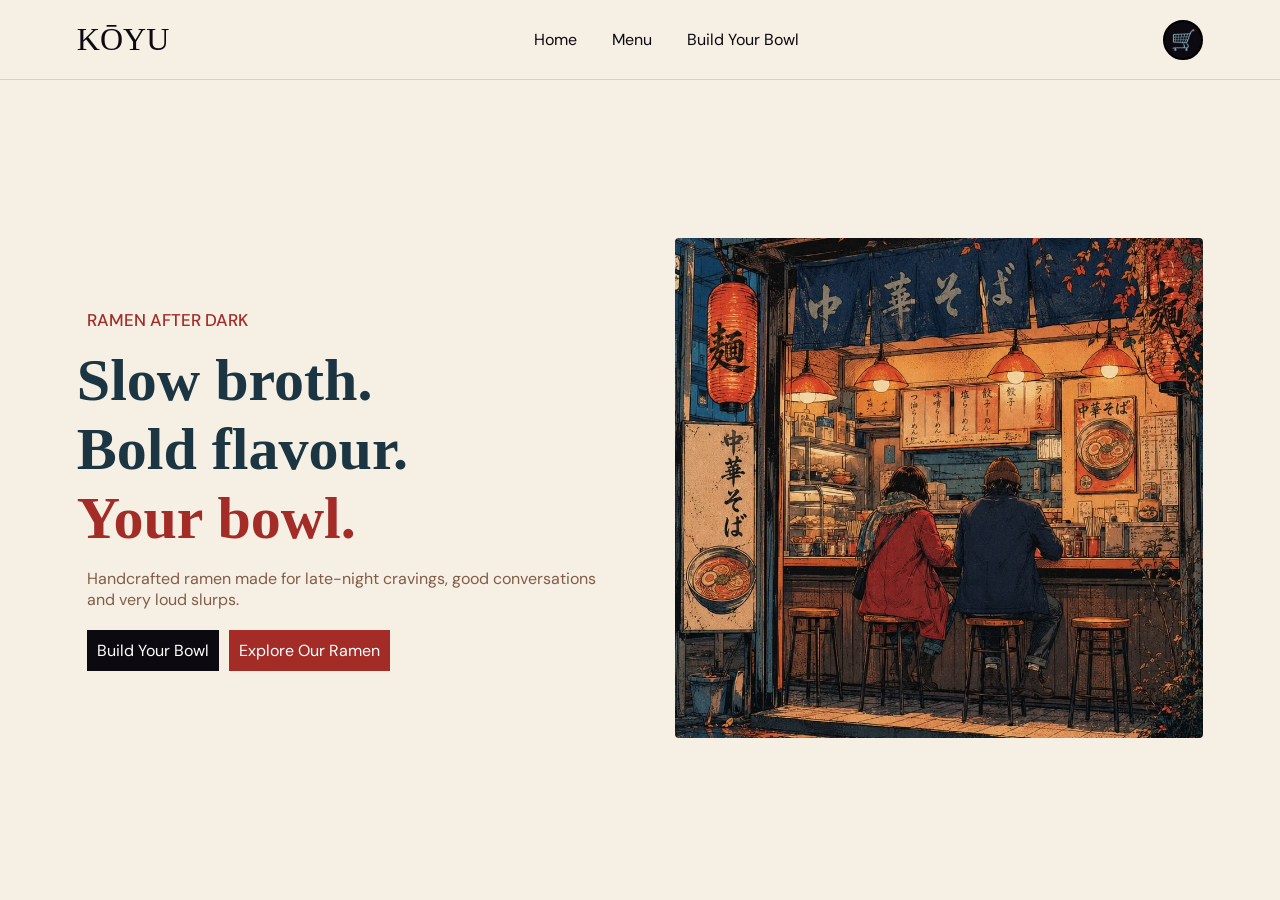
<file: index.html>
<!DOCTYPE html>
<html lang="en">
<head>
    <meta charset="UTF-8">
    <meta name="viewport" content="width=device-width, initial-scale=1.0">
    <title>Koyu</title>
    <link rel="preconnect" href="https://fonts.googleapis.com">
    <link rel="preconnect" href="https://fonts.gstatic.com" crossorigin>
    <link href="https://fonts.googleapis.com/css2?family=DM+Sans:ital,opsz,wght@0,9..40,100..1000;1,9..40,100..1000&display=swap" rel="stylesheet">
    <link rel="stylesheet" href="style.css">
</head>
<body>
    <header class="nav-bar">
        <a href="index.html" class="logo">KŌYU</a>
        <nav class="nav-links">
            <a href="index.html">Home</a>
            <a href="menu.html">Menu</a>
            <a href="build.html">Build Your Bowl</a>
        </nav>
        <a href="cart.html" class="cart-btn">🛒</a>
    </header>
    <main class="content">
        <div class="title">
            <p class="tag-line">
                    RAMEN AFTER DARK
                </p>

                <h1>
                    Slow broth.<br>
                    Bold flavour.<br>
                    <span>Your bowl.</span>
                </h1>

                <p class="text">
                    Handcrafted ramen made for late-night cravings,
                    good conversations and very loud slurps.
                </p>
                <div class="btn">
                <a href="build.html" class="build-btn">
                        Build Your Bowl
                </a>
                <a href="menu.html" class="menu-btn">
                        Explore Our Ramen
                </a>
                </div>

        </div>

        <div>
            <img src="images/shop.jpg" class="main-img" alt="ramen-img">
        </div>
    </main>
</body>
</html>
</file>
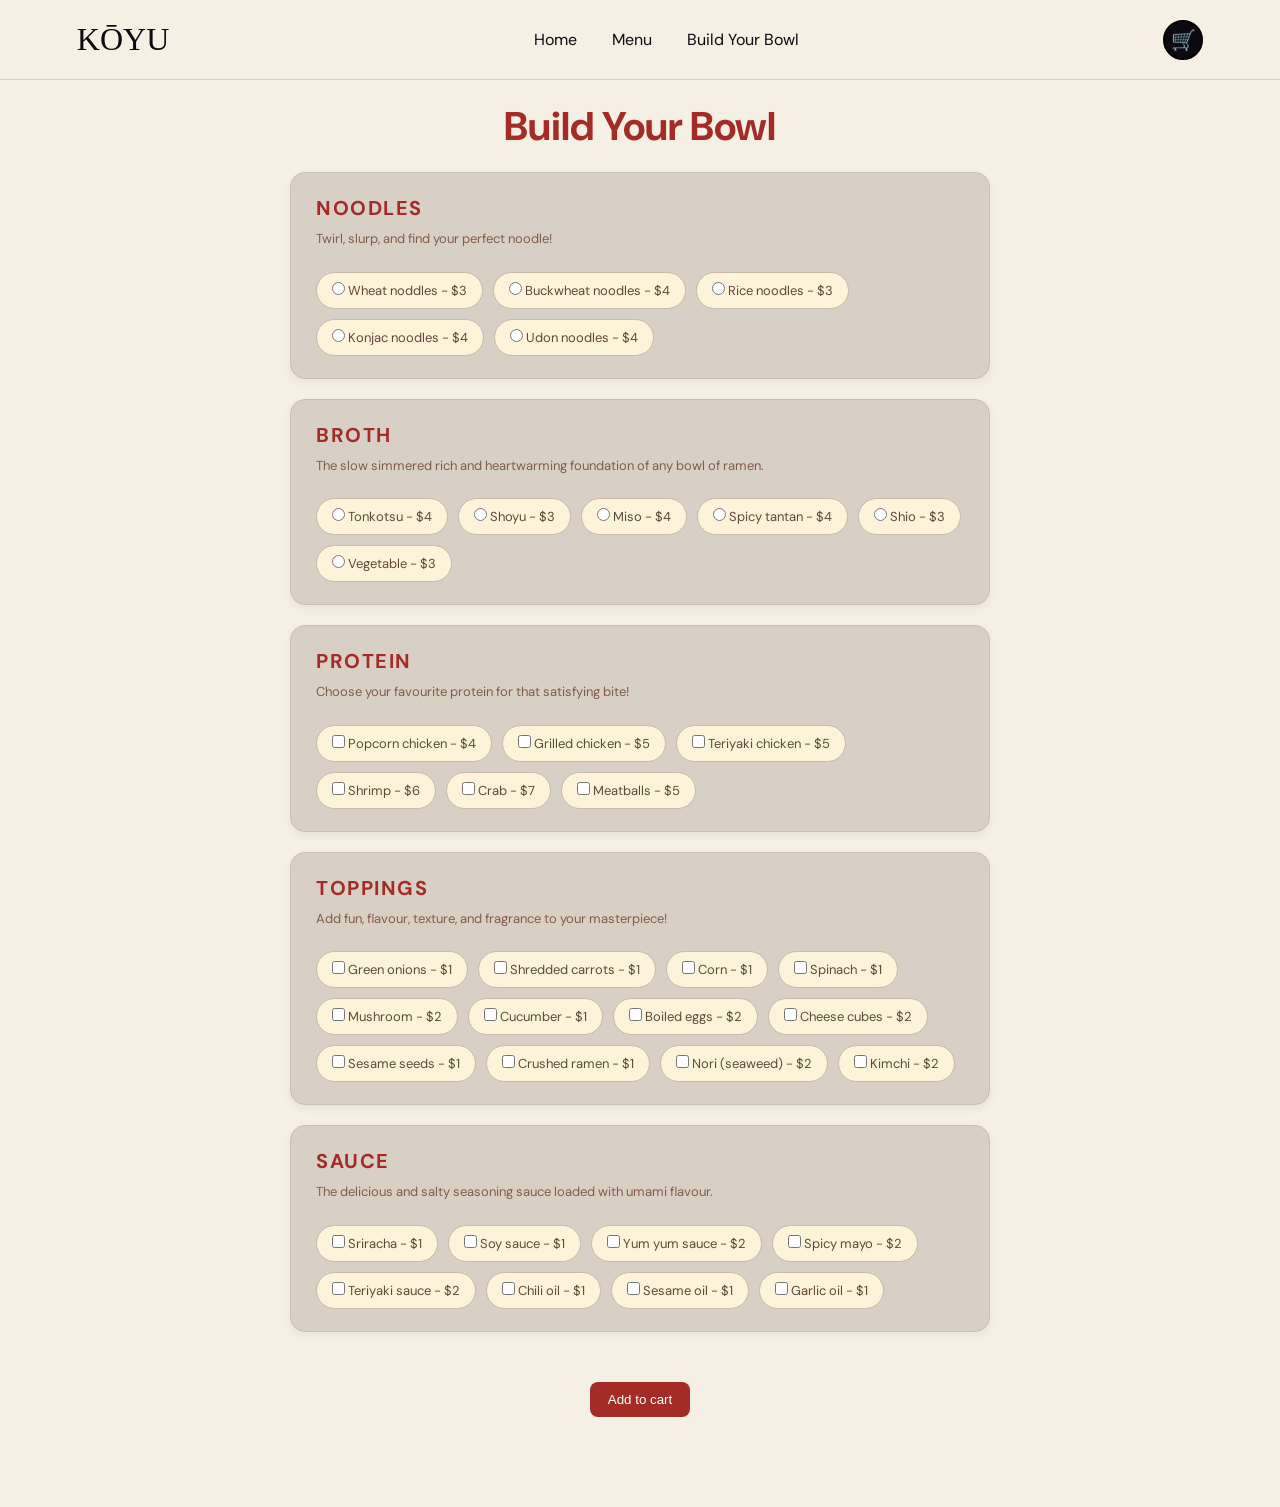
<file: build.html>
<!doctype html>
<html lang="en">
  <head>
    <meta charset="UTF-8" />
    <meta name="viewport" content="width=device-width, initial-scale=1.0" />
    <title>Koyu</title>
    <link rel="preconnect" href="https://fonts.googleapis.com" />
    <link rel="preconnect" href="https://fonts.gstatic.com" crossorigin />
    <link
      href="https://fonts.googleapis.com/css2?family=DM+Sans:ital,opsz,wght@0,9..40,100..1000;1,9..40,100..1000&display=swap"
      rel="stylesheet"
    />
    <link rel="stylesheet" href="style.css" />
  </head>
  <body>
    <header class="nav-bar">
      <a href="index.html" class="logo">KŌYU</a>
      <nav class="nav-links">
        <a href="index.html">Home</a>
        <a href="menu.html">Menu</a>
        <a href="build.html">Build Your Bowl</a>
      </nav>
      <a href="cart.html" class="cart-btn">🛒</a>
    </header>
    <h2 class="bowl-title">Build Your Bowl</h2>

    <main class="ramen-bowl">
      <div class="noodles">
        <h3>NOODLES</h3>
        <p>Twirl, slurp, and find your perfect noodle!</p>
        <div class="options">
          <label>
            <input
              type="radio"
              name="noodles"
              value="Wheat noddles"
              data-price="3"
            />
            Wheat noddles - $3
          </label>
          <label>
            <input
              type="radio"
              name="noodles"
              value="Buckwheat noodles"
              data-price="4"
            />
            Buckwheat noodles - $4
          </label>
          <label>
            <input
              type="radio"
              name="noodles"
              value="Rice noodles"
              data-price="3"
            />
            Rice noodles - $3
          </label>
          <label>
            <input
              type="radio"
              name="noodles"
              value="Konjac noodles"
              data-price="4"
            />
            Konjac noodles - $4
          </label>
          <label>
            <input
              type="radio"
              name="noodles"
              value="Udon noodles"
              data-price="4"
            />
            Udon noodles - $4
          </label>
        </div>
      </div>
      <div class="broth">
        <h3>BROTH</h3>
        <p>
          The slow simmered rich and heartwarming foundation of any bowl of
          ramen.
        </p>
        <div class="options">
          <label>
            <input type="radio" name="broth" value="Tonkotsu" data-price="4" />
            Tonkotsu - $4
          </label>

          <label>
            <input type="radio" name="broth" value="Shoyu" data-price="3" />
            Shoyu - $3
          </label>

          <label>
            <input type="radio" name="broth" value="Miso" data-price="4" />
            Miso - $4
          </label>

          <label>
            <input
              type="radio"
              name="broth"
              value="Spicy tantan"
              data-price="4"
            />
            Spicy tantan - $4
          </label>

          <label>
            <input type="radio" name="broth" value="Shio" data-price="3" />
            Shio - $3
          </label>

          <label>
            <input type="radio" name="broth" value="Vegetable" data-price="3" />
            Vegetable - $3
          </label>
        </div>
      </div>
      <div class="protein">
        <h3>PROTEIN</h3>
        <p>Choose your favourite protein for that satisfying bite!</p>
        <div class="options">
          <label>
            <input
              type="checkbox"
              name="protein"
              value="Popcorn chicken"
              data-price="4"
            />
            Popcorn chicken - $4
          </label>

          <label>
            <input
              type="checkbox"
              name="protein"
              value="Grilled chicken"
              data-price="5"
            />
            Grilled chicken - $5
          </label>

          <label>
            <input
              type="checkbox"
              name="protein"
              value="Teriyaki chicken"
              data-price="5"
            />
            Teriyaki chicken - $5
          </label>

          <label>
            <input
              type="checkbox"
              name="protein"
              value="Shrimp"
              data-price="6"
            />
            Shrimp - $6
          </label>

          <label>
            <input type="checkbox" name="protein" value="Crab" data-price="7" />
            Crab - $7
          </label>

          <label>
            <input
              type="checkbox"
              name="protein"
              value="Meatballs"
              data-price="5"
            />
            Meatballs - $5
          </label>
        </div>
      </div>
      <div class="toppings">
        <h3>TOPPINGS</h3>
        <p>Add fun, flavour, texture, and fragrance to your masterpiece!</p>
        <div class="options">
          <label>
            <input
              type="checkbox"
              name="topping"
              value="Green onions"
              data-price="1"
            />
            Green onions - $1
          </label>

          <label>
            <input
              type="checkbox"
              name="topping"
              value="Shredded carrots"
              data-price="1"
            />
            Shredded carrots - $1
          </label>

          <label>
            <input type="checkbox" name="topping" value="Corn" data-price="1" />
            Corn - $1
          </label>

          <label>
            <input
              type="checkbox"
              name="topping"
              value="Spinach"
              data-price="1"
            />
            Spinach - $1
          </label>

          <label>
            <input
              type="checkbox"
              name="topping"
              value="Mushroom"
              data-price="2"
            />
            Mushroom - $2
          </label>

          <label>
            <input
              type="checkbox"
              name="topping"
              value="Cucumber"
              data-price="1"
            />
            Cucumber - $1
          </label>

          <label>
            <input
              type="checkbox"
              name="topping"
              value="Boiled eggs"
              data-price="2"
            />
            Boiled eggs - $2
          </label>

          <label>
            <input
              type="checkbox"
              name="topping"
              value="Cheese cubes"
              data-price="2"
            />
            Cheese cubes - $2
          </label>

          <label>
            <input
              type="checkbox"
              name="topping"
              value="Sesame seeds"
              data-price="1"
            />
            Sesame seeds - $1
          </label>

          <label>
            <input
              type="checkbox"
              name="topping"
              value="Crushed ramen"
              data-price="1"
            />
            Crushed ramen - $1
          </label>

          <label>
            <input type="checkbox" name="topping" value="Nori" data-price="2" />
            Nori (seaweed) - $2
          </label>

          <label>
            <input
              type="checkbox"
              name="topping"
              value="Kimchi"
              data-price="2"
            />
            Kimchi - $2
          </label>
        </div>
      </div>
      <div class="sauce">
        <h3>SAUCE</h3>
        <p>
          The delicious and salty seasoning sauce loaded with umami flavour.
        </p>
        <div class="options">
          <label>
            <input
              type="checkbox"
              name="sauce"
              value="Sriracha"
              data-price="1"
            />
            Sriracha - $1
          </label>

          <label>
            <input
              type="checkbox"
              name="sauce"
              value="Soy sauce"
              data-price="1"
            />
            Soy sauce - $1
          </label>

          <label>
            <input
              type="checkbox"
              name="sauce"
              value="Yum yum sauce"
              data-price="2"
            />
            Yum yum sauce - $2
          </label>

          <label>
            <input
              type="checkbox"
              name="sauce"
              value="Spicy mayo"
              data-price="2"
            />
            Spicy mayo - $2
          </label>

          <label>
            <input
              type="checkbox"
              name="sauce"
              value="Teriyaki sauce"
              data-price="2"
            />
            Teriyaki sauce - $2
          </label>

          <label>
            <input
              type="checkbox"
              name="sauce"
              value="Chili oil"
              data-price="1"
            />
            Chili oil - $1
          </label>

          <label>
            <input
              type="checkbox"
              name="sauce"
              value="Sesame oil"
              data-price="1"
            />
            Sesame oil - $1
          </label>

          <label>
            <input
              type="checkbox"
              name="sauce"
              value="Garlic oil"
              data-price="1"
            />
            Garlic oil - $1
          </label>
        </div>
      </div>
      <button class="addCart-btn" id="add-to-cart">Add to cart</button>
    </main>

    <script src="build.js"></script>
  </body>
</html>
</file>
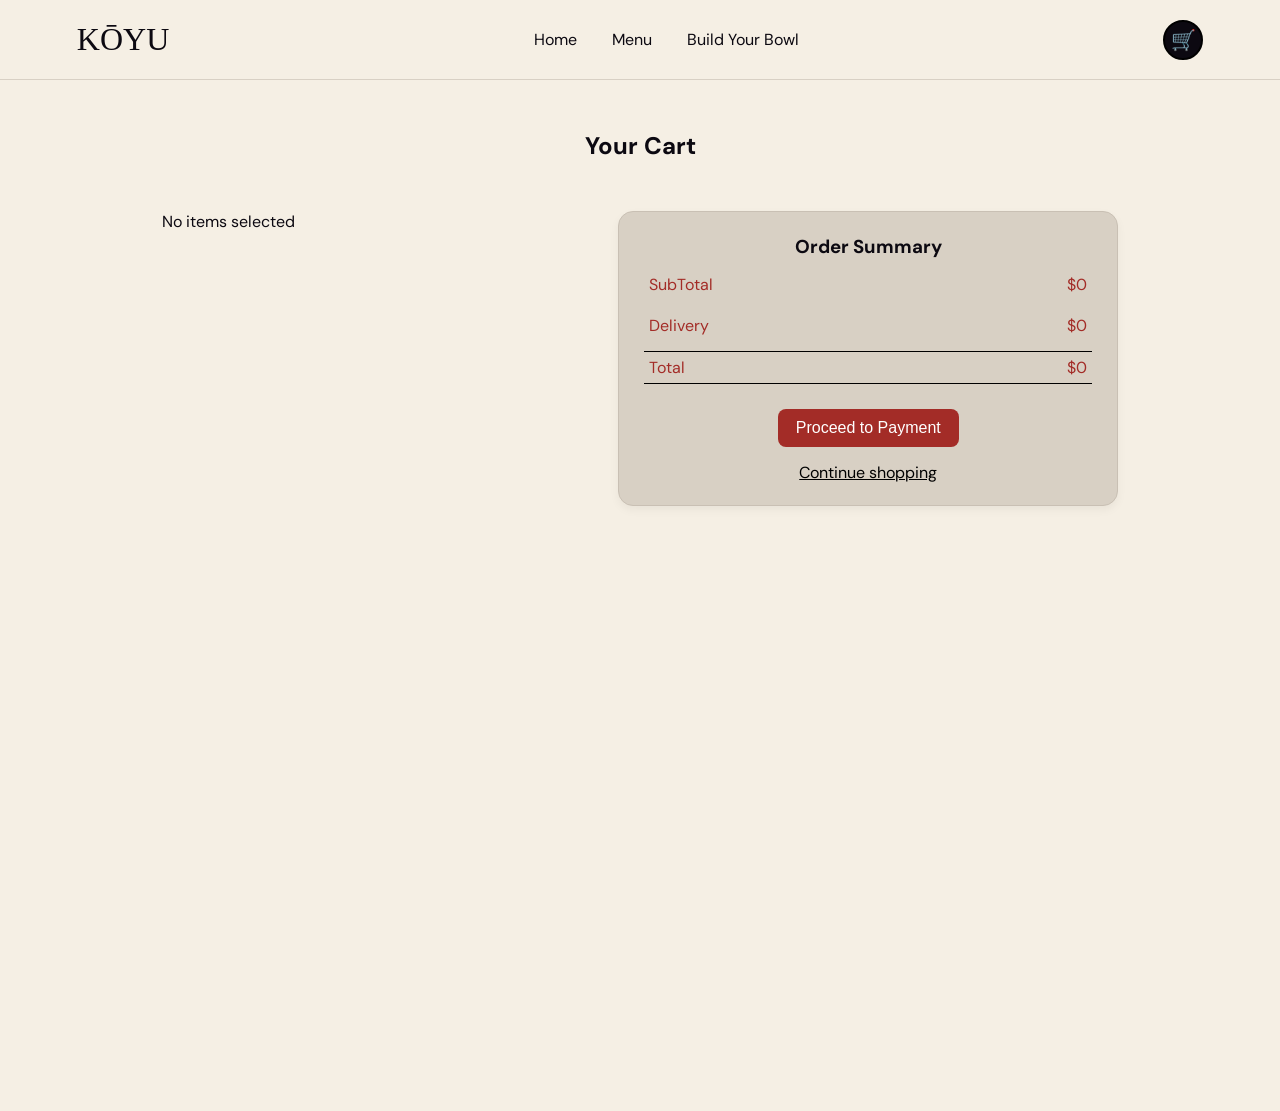
<file: cart.html>
<!doctype html>
<html lang="en">
  <head>
    <meta charset="UTF-8" />
    <meta name="viewport" content="width=device-width, initial-scale=1.0" />
    <title>Koyu</title>
    <link rel="preconnect" href="https://fonts.googleapis.com" />
    <link rel="preconnect" href="https://fonts.gstatic.com" crossorigin />
    <link
      href="https://fonts.googleapis.com/css2?family=DM+Sans:ital,opsz,wght@0,9..40,100..1000;1,9..40,100..1000&display=swap"
      rel="stylesheet"
    />
    <link rel="stylesheet" href="style.css" />
  </head>
  <body>
    <header class="nav-bar">
      <a href="index.html" class="logo">KŌYU</a>
      <nav class="nav-links">
        <a href="index.html">Home</a>
        <a href="menu.html">Menu</a>
        <a href="build.html">Build Your Bowl</a>
      </nav>
      <a href="cart.html" class="cart-btn">🛒</a>
    </header>
    <h2 class="cart-title">Your Cart</h2>
    <main class="cart-container">
      <div class="cart-items">
        <p>No items selected</p>
      </div>
      <div class="cart-summary">
        <h3>Order Summary</h3>
        <div class="summary-row">
          <span>SubTotal</span>
          <span id="subtotal">$0</span>
        </div>
        <div class="summary-delivery">
          <span>Delivery</span>
          <span id="delivery">$0</span>
        </div>
        <div class="summary-total">
          <span>Total</span>
          <span id="total">$0</span>
        </div>
        <button id="checkout">Proceed to Payment</button><br />
        <a href="menu.html" id="cont-shop">Continue shopping</a>
      </div>

      <div class="modal" id="payment-modal">
        <div class="modal-box">
          <button class="close-btn" id="close-modal">×</button>
          <h2>Proceed to Payment</h2>
          <p>Your order has been added successfully!</p>

          <button class="payment-btn">Continue to Payment</button>
        </div>
      </div>
    </main>
    <script src="cart.js"></script>
  </body>
</html>
</file>
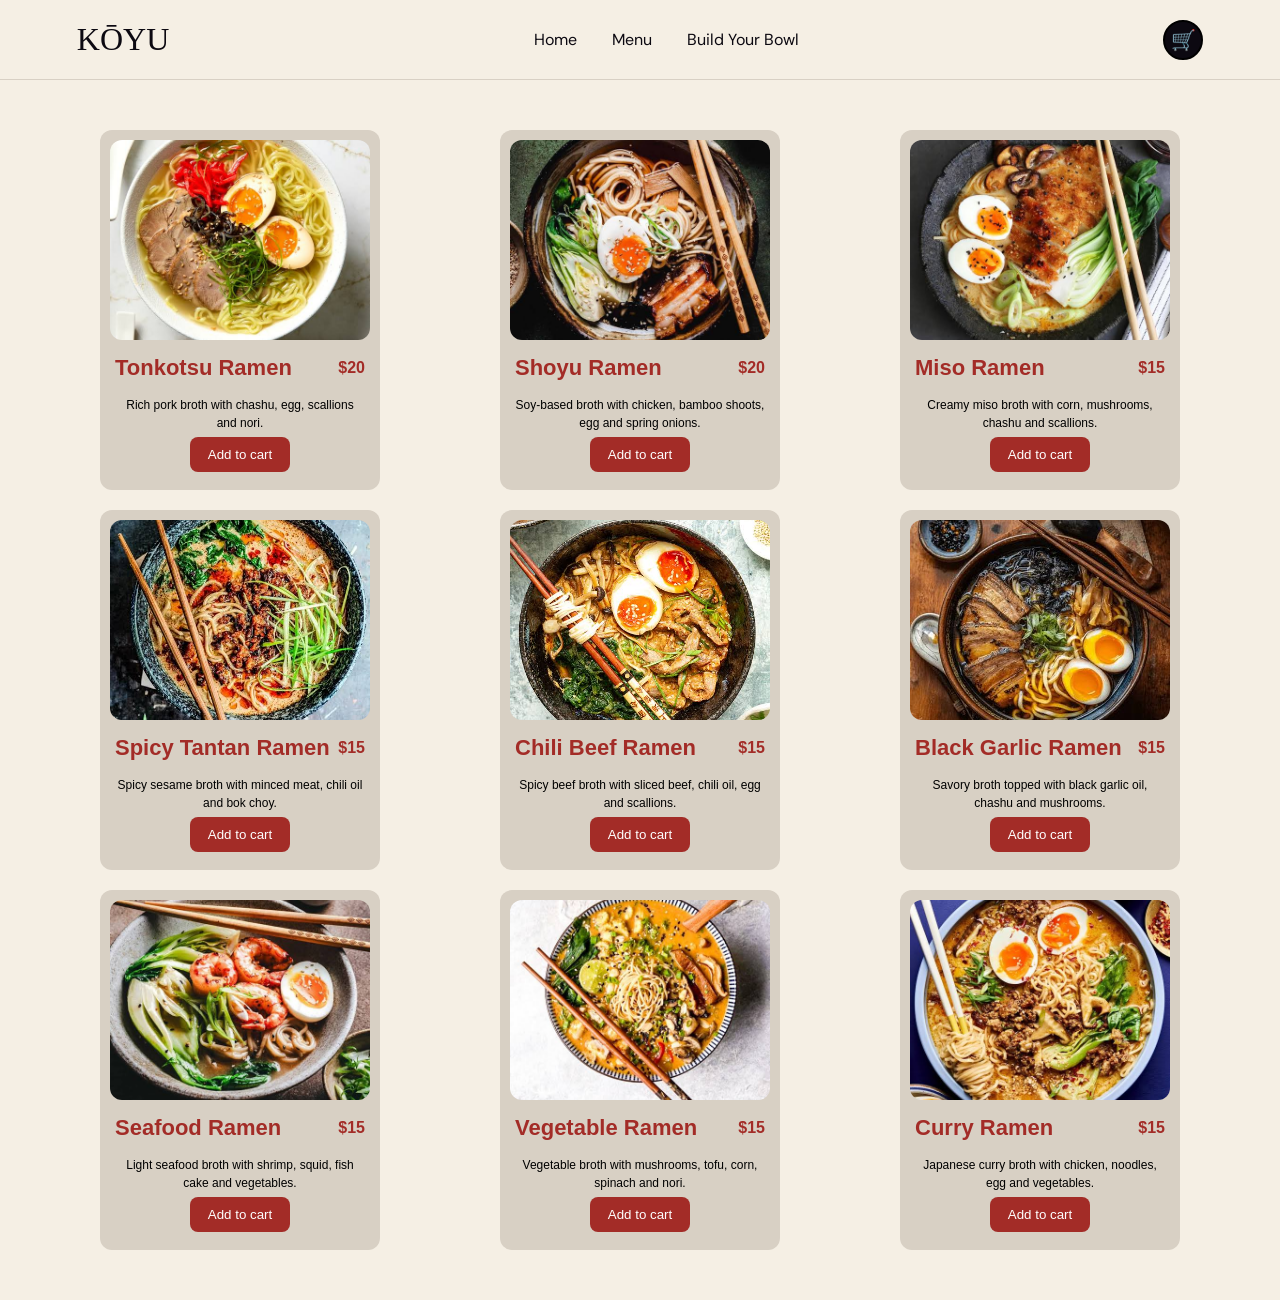
<file: menu.html>
<!doctype html>
<html lang="en">
  <head>
    <meta charset="UTF-8" />
    <meta name="viewport" content="width=device-width, initial-scale=1.0" />
    <title>Koyu</title>
    <link rel="preconnect" href="https://fonts.googleapis.com" />
    <link rel="preconnect" href="https://fonts.gstatic.com" crossorigin />
    <link
      href="https://fonts.googleapis.com/css2?family=DM+Sans:ital,opsz,wght@0,9..40,100..1000;1,9..40,100..1000&display=swap"
      rel="stylesheet"
    />
    <link rel="stylesheet" href="style.css" />
  </head>
  <body>
    <header class="nav-bar">
      <a href="index.html" class="logo">KŌYU</a>
      <nav class="nav-links">
        <a href="index.html">Home</a>
        <a href="menu.html">Menu</a>
        <a href="build.html">Build Your Bowl</a>
      </nav>
      <a href="cart.html" class="cart-btn">🛒</a>
    </header>
    <main class="menu-page">
      <div class="ramen">
        <img
          src="images/Tonkotsu-ramen.jpg"
          alt="Tonkotsu ramen img"
          class="ramen-img"
        />
        <div class="name-cost">
          <h3>Tonkotsu Ramen</h3>
          <p>$20</p>
        </div>
        <p class="ramen-description">
          Rich pork broth with chashu, egg, scallions and nori.
        </p>
        <button class="addCart-btn">Add to cart</button>
      </div>
      <div class="ramen">
        <img
          src="images/Shoyu-ramen.jpg"
          alt="Shoyu ramen img"
          class="ramen-img"
        />
        <div class="name-cost">
          <h3>Shoyu Ramen</h3>
          <p>$20</p>
        </div>
        <p class="ramen-description">
          Soy-based broth with chicken, bamboo shoots, egg and spring onions.
        </p>
        <button class="addCart-btn">Add to cart</button>
      </div>
      <div class="ramen">
        <img
          src="images/Miso-ramen.jpg"
          alt="Miso ramen img"
          class="ramen-img"
        />
        <div class="name-cost">
          <h3>Miso Ramen</h3>
          <p>$15</p>
        </div>
        <p class="ramen-description">
          Creamy miso broth with corn, mushrooms, chashu and scallions.
        </p>
        <button class="addCart-btn">Add to cart</button>
      </div>
      <div class="ramen">
        <img
          src="images/Tantan-ramen.jpg"
          alt="Tantan ramen img"
          class="ramen-img"
        />
        <div class="name-cost">
          <h3>Spicy Tantan Ramen</h3>
          <p>$15</p>
        </div>
        <p class="ramen-description">
          Spicy sesame broth with minced meat, chili oil and bok choy.
        </p>
        <button class="addCart-btn">Add to cart</button>
      </div>
      <div class="ramen">
        <img
          src="images/Beef-ramen.jpg"
          alt="Chili beef ramen img"
          class="ramen-img"
        />
        <div class="name-cost">
          <h3>Chili Beef Ramen</h3>
          <p>$15</p>
        </div>
        <p class="ramen-description">
          Spicy beef broth with sliced beef, chili oil, egg and scallions.
        </p>
        <button class="addCart-btn">Add to cart</button>
      </div>
      <div class="ramen">
        <img
          src="images/BalckGarlic-ramen.jpg"
          alt="Balck garlic ramen img"
          class="ramen-img"
        />
        <div class="name-cost">
          <h3>Black Garlic Ramen</h3>
          <p>$15</p>
        </div>
        <p class="ramen-description">
          Savory broth topped with black garlic oil, chashu and mushrooms.
        </p>
        <button class="addCart-btn">Add to cart</button>
      </div>
      <div class="ramen">
        <img
          src="images/Seafood-ramen.jpg"
          alt="Seafood ramen img"
          class="ramen-img"
        />
        <div class="name-cost">
          <h3>Seafood Ramen</h3>
          <p>$15</p>
        </div>
        <p class="ramen-description">
          Light seafood broth with shrimp, squid, fish cake and vegetables.
        </p>
        <button class="addCart-btn">Add to cart</button>
      </div>
      <div class="ramen">
        <img
          src="images/Vegetable-ramen.jpg"
          alt="Vegetable ramen img"
          class="ramen-img"
        />
        <div class="name-cost">
          <h3>Vegetable Ramen</h3>
          <p>$15</p>
        </div>
        <p class="ramen-description">
          Vegetable broth with mushrooms, tofu, corn, spinach and nori.
        </p>
        <button class="addCart-btn">Add to cart</button>
      </div>
      <div class="ramen">
        <img
          src="images/Curry-ramen.jpg"
          alt="Curry ramen img"
          class="ramen-img"
        />
        <div class="name-cost">
          <h3>Curry Ramen</h3>
          <p>$15</p>
        </div>
        <p class="ramen-description">
          Japanese curry broth with chicken, noodles, egg and vegetables.
        </p>
        <button class="addCart-btn">Add to cart</button>
      </div>
    </main>

    <script src="menu.js"></script>
  </body>
</html>
</file>
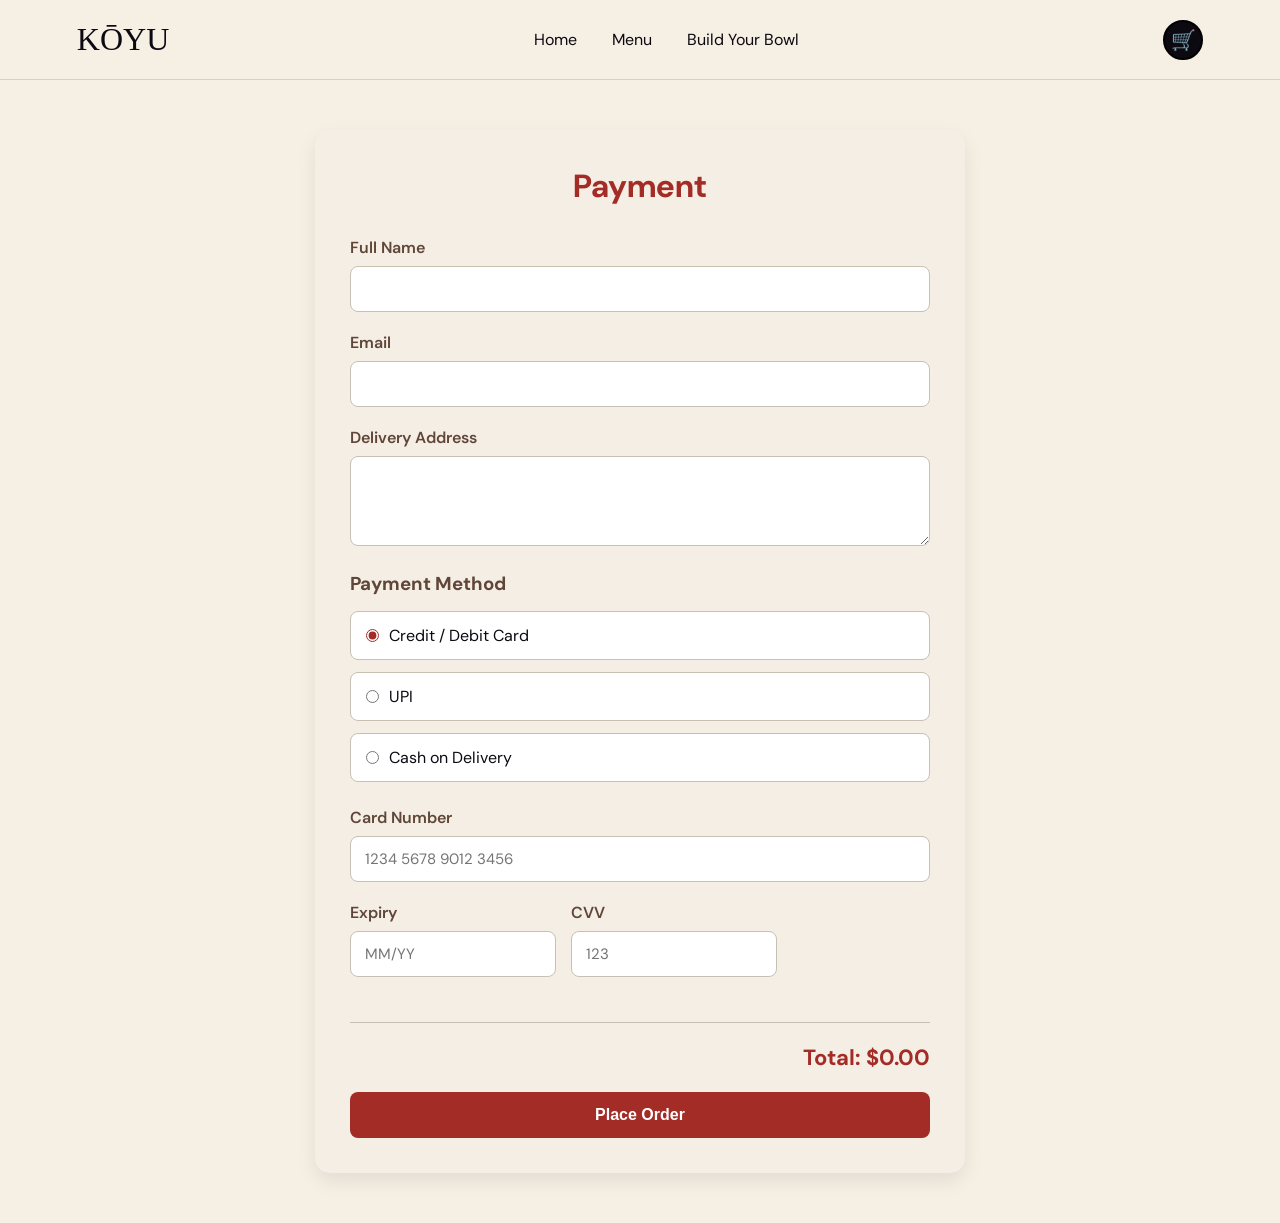
<file: payment.html>
<!doctype html>
<html lang="en">
  <head>
    <meta charset="UTF-8" />
    <meta name="viewport" content="width=device-width, initial-scale=1.0" />
    <title>Koyu</title>
    <link rel="preconnect" href="https://fonts.googleapis.com" />
    <link rel="preconnect" href="https://fonts.gstatic.com" crossorigin />
    <link
      href="https://fonts.googleapis.com/css2?family=DM+Sans:ital,opsz,wght@0,9..40,100..1000;1,9..40,100..1000&display=swap"
      rel="stylesheet"
    />
    <link rel="stylesheet" href="style.css" />
  </head>
  <body>
    <header class="nav-bar">
      <a href="index.html" class="logo">KŌYU</a>
      <nav class="nav-links">
        <a href="index.html">Home</a>
        <a href="menu.html">Menu</a>
        <a href="build.html">Build Your Bowl</a>
      </nav>
      <a href="cart.html" class="cart-btn">🛒</a>
    </header>
    <main class="payment-container">
      <h2>Payment</h2>
      <form id="payment-form">
        <div class="form-group">
          <label for="name">Full Name</label>
          <input type="text" id="name" required />
        </div>
        <div class="form-group">
          <label for="email">Email</label>
          <input type="email" id="email" required />
        </div>
        <div class="form-group">
          <label for="address">Delivery Address</label>
          <textarea id="address" required></textarea>
        </div>
        <h3>Payment Method</h3>
        <div class="payment-method">
          <label>
            <input type="radio" name="payment" value="card" checked /> Credit /
            Debit Card
          </label>
          <label> <input type="radio" name="payment" value="upi" /> UPI </label>
          <label>
            <input type="radio" name="payment" value="cash" /> Cash on Delivery
          </label>
        </div>
        <div class="card-details">
          <div class="form-group">
            <label for="card-number">Card Number</label>
            <input
              type="text"
              id="card-number"
              placeholder="1234 5678 9012 3456"
            />
          </div>
          <div class="card-row">
            <div class="form-group">
              <label for="expiry">Expiry</label>
              <input type="text" id="expiry" placeholder="MM/YY" />
            </div>
            <div class="form-group">
              <label for="cvv">CVV</label>
              <input type="password" id="cvv" placeholder="123" />
            </div>
          </div>
        </div>
        <div class="payment-total">
          <h3>Total: $<span id="payment-total">0.00</span></h3>
        </div>
        <button type="submit" id="place-order">Place Order</button>
      </form>

      <div class="modal" id="payment-modal">
        <div class="modal-box">
          <button class="close-btn" id="close-modal">x</button>

          <h2>Order Placed!</h2>
          <p>Your order has been placed successfully.</p>

          <button class="payment-btn" id="continue-btn">Continue</button>
        </div>
      </div>
    </main>
    <script src="payment.js"></script>
  </body>
</html>
</file>
<file: style.css>
* {
  margin: 0;
  padding: 0;
  box-sizing: border-box;
}
body {
  min-height: 100vh;
  font-family: "DM Sans", sans-serif;
  background-color: #f5efe4;
  color: #0c0911;
}

/*=========Nav Bar=============*/
.nav-bar {
  height: 80px;
  padding: 0 6%;
  display: flex;
  align-items: center;
  justify-content: space-between;
  border-bottom: 1px solid #d8d0c4;
}

.logo {
  font-size: 32px;
  text-decoration: none;
  color: #0c0911;
  font-family: "DM Serif Display", serif;
}

.nav-links {
  display: flex;
  gap: 35px;
}

.nav-links a {
  text-decoration: none;
  color: #0c0911;
  font-weight: 500px;
}

.nav-links a:hover {
  color: #a32c27;
}

.cart-btn {
  border: 2px solid black;
  text-decoration: none;
  border-radius: 50%;
  background-color: #0c0911;
  color: white;
  width: 40px;
  height: 40px;
  display: flex;
  justify-content: center;
  align-items: center;
  font-size: 20px;
}

/*==================Home Page===============*/
.content {
  min-height: calc(100vh - 80px);
  padding: 70px 6%;
  display: grid;
  grid-template-columns: 1fr 1fr;
  gap: 70px;
  align-items: center;
}

.tag-line {
  color: #a32c27;
  font-family: "DM Sans", sans-serif;
  font-size: 17px;
  font-weight: 500;
  padding-left: 10px;
}

h1 {
  font-family: "DM Serif Display", serif;
  font-size: 60px;
  margin-top: 15px;
  color: #1b3543;
}
span {
  color: #a32c27;
}

.text {
  color: #825c4a;
  margin-top: 15px;
  padding-left: 10px;
}
.btn {
  display: flex;
  gap: 10px;
  margin-top: 20px;
  padding-left: 10px;
}
.build-btn {
  text-decoration: none;
  color: white;
  padding: 10px;
  background-color: #0c0911;
}
.menu-btn {
  text-decoration: none;
  color: white;
  padding: 10px;
  background-color: #a32c27;
}
.main-img {
  width: 100%;
  height: 500px;
  object-fit: cover;
  border-radius: 4px;
}

/*=================Menu page======================*/
.menu-page {
  min-height: calc(100vh - 80px);
  margin: 20px;
  display: grid;
  grid-template-columns: repeat(3, 1fr);
  gap: 20px;
  padding: 30px;
}
.ramen {
  width: 100%;
  max-width: 280px;
  text-align: center;
  border: none;
  background-color: #d8d0c4;
  border-radius: 12px;
  padding: 10px;
  box-sizing: border-box;
  justify-self: center;
}
.ramen:hover {
  transform: translateY(-3px);
  box-shadow: 0 8px 18px rgba(0, 0, 0, 0.1);
}
.ramen-img {
  width: 100%;
  height: 200px;
  object-fit: cover;
  border-radius: 12px;
}
.name-cost {
  font-family: "Montserrat", sans-serif;
  color: #a32c27;
  display: flex;
  align-items: center;
  justify-content: space-between;

  padding: 0 5px;
}
.name-cost h3 {
  font-size: 22px;
  margin: 10px 0;
}

.name-cost p {
  font-weight: bold;
}
.ramen-description {
  color: black;
  font-size: 12px;
  font-family: "Montserrat", sans-serif;
  padding: 5px;
  line-height: 1.5;
}
.addCart-btn {
  background-color: #a32c27;
  color: white;
  border: none;
  border-radius: 8px;
  padding: 10px 18px;
  cursor: pointer;
  margin-bottom: 8px;
}

.addCart-btn:hover {
  background-color: #7f211d;
}

/*================Build=================*/

.bowl-title {
  text-align: center;
  font-size: 40px;
  margin: 20px 0;
  color: #a32c27;
}

.ramen-bowl {
  width: 700px;
  max-width: 90%;
  margin: 0 auto 60px;
  display: flex;
  flex-direction: column;
  gap: 20px;
}

.ramen-bowl > div {
  background-color: #d8d0c4;
  border-radius: 15px;
  padding: 22px 25px;
  border: 1px solid #c9c0b4;
  box-shadow: 0 4px 10px rgba(0, 0, 0, 0.05);
}

.ramen-bowl > div:hover {
  transform: translateY(-3px);
  box-shadow: 0 8px 18px rgba(0, 0, 0, 0.1);
}
.ramen-bowl h3 {
  margin: 0;
  font-family: "DM Sans", sans-serif;
  font-size: 20px;
  letter-spacing: 1.5px;
  color: #a32c27;
}

.ramen-bowl > div > p {
  margin: 8px 0 18px;
  font-family: "DM Sans", sans-serif;
  font-size: 13px;
  color: #825c4a;
  line-height: 1.5;
}

.options {
  display: flex;
  flex-wrap: wrap;
  gap: 10px;
  padding-top: 5px;
}
.options label {
  margin: 0;
  padding: 9px 15px;
  background-color: #fdf3d8;
  border: 1px solid #c9b9a8;
  border-radius: 20px;
  font-family: "DM Sans", sans-serif;
  font-size: 13px;
  color: #5f493d;
  cursor: pointer;
}

.options label:hover {
  background-color: #a32c27;
  color: white;
  border-color: #a32c27;
  transform: translateY(-2px);
}

.options input {
  accent-color: #222;
}

.options label:has(input:checked) {
  background-color: #222;
  color: white;
  border-color: #222;
}

#add-to-cart {
  display: block;
  margin: 30px auto;
}

/*================cart==========*/
.cart-title {
  text-align: center;
  margin: 50px auto;
}
.cart-container {
  min-height: 100vh;
  display: flex;
  justify-content: space-around;
}
.cart-item {
  display: flex;
  align-items: center;
  gap: 15px;
  padding: 15px 0;
  border-bottom: 1px solid #c9c0b4;
}

.cart-item img {
  width: 90px;
  height: 70px;
  object-fit: cover;
  border-radius: 10px;
}

.cart-item h3 {
  margin: 0 0 5px;
  font-size: 18px;
}

.cart-item p {
  margin: 4px 0;
  padding: 0;
  color: #333;
}
.cart-summary {
  padding: 20px;
  width: 100%;
  max-width: 500px;
  height: 100%;
  text-align: center;
  background-color: #d8d0c4;
  border-radius: 15px;
  padding: 22px 25px;
  border: 1px solid #c9c0b4;
  box-shadow: 0 4px 10px rgba(0, 0, 0, 0.05);
}
.cart-summary h3 {
  margin-bottom: 10px;
}

.summary-row,
.summary-delivery,
.summary-total {
  display: flex;
  justify-content: space-between;
  padding: 5px;
  margin-bottom: 10px;
}
.summary-total {
  border-top: 1px solid black;
  border-bottom: 1px solid black;
}
#checkout {
  background-color: #a32c27;
  color: white;
  border: none;
  border-radius: 8px;
  padding: 10px 18px;
  cursor: pointer;
  margin: 15px 0;
  font-size: 16px;
}
#checkout:hover {
  background-color: #7f211d;
}

#cont-shop {
  color: black;
}

/*===========Payment==============*/

.payment-container {
  width: 90%;
  max-width: 650px;
  margin: 50px auto;
  padding: 35px;
  background-color: #f5eee5;
  border-radius: 15px;
  box-shadow: 0 8px 20px rgba(0, 0, 0, 0.08);
}

.payment-container h2 {
  text-align: center;
  color: #a32c27;
  font-size: 32px;
  margin-bottom: 30px;
}

.form-group {
  display: flex;
  flex-direction: column;
  margin-bottom: 20px;
}

.form-group label {
  margin-bottom: 8px;
  font-weight: 600;
  color: #5f4638;
}

.form-group input,
.form-group textarea {
  padding: 12px 14px;
  border: 1px solid #c9c0b4;
  border-radius: 8px;
  background-color: white;
  font-family: "DM Sans", sans-serif;
  font-size: 15px;
  outline: none;
}

.form-group input:focus,
.form-group textarea:focus {
  border-color: #a32c27;
}

.form-group textarea {
  height: 90px;
  resize: vertical;
}

.payment-container h3 {
  color: #5f4638;
  margin-top: 25px;
  margin-bottom: 15px;
}

.payment-method {
  display: flex;
  flex-direction: column;
  gap: 12px;
  margin-bottom: 25px;
}

.payment-method label {
  display: flex;
  align-items: center;
  gap: 10px;
  padding: 13px 15px;
  background-color: #ffffff;
  border: 1px solid #c9c0b4;
  border-radius: 8px;
  cursor: pointer;
}

.payment-method label:hover {
  border-color: #a32c27;
}

.payment-method input {
  accent-color: #a32c27;
}

.card-row {
  display: flex;
  gap: 15px;
}

.payment-total {
  display: flex;
  justify-content: flex-end;
  border-top: 1px solid #c9c0b4;
  margin-top: 25px;
  padding-top: 20px;
}

.payment-total h3 {
  margin: 0;
  color: #a32c27;
  font-size: 22px;
}

#place-order {
  width: 100%;
  margin-top: 20px;
  padding: 14px;
  border: none;
  border-radius: 8px;
  background-color: #a32c27;
  color: white;
  font-size: 16px;
  font-weight: 600;
  cursor: pointer;
}

#place-order:hover {
  background-color: #82231f;
  transform: translateY(-2px);
}

#payment-btn {
  padding: 13px 25px;
  border: none;
  border-radius: 8px;
  background-color: #a32c27;
  color: white;
  font-size: 15px;
  font-weight: 600;
  cursor: pointer;
  transition: all 0.25s ease;
}

#payment-btn:hover {
  background-color: #82231f;
  transform: translateY(-2px);
}

/*===============Modal(popup)====================*/
.modal {
  display: none;
  position: fixed;
  inset: 0;
  background: rgba(0, 0, 0, 0.4);
  backdrop-filter: blur(5px);

  justify-content: center;
  align-items: center;
  z-index: 1000;
}

.modal-box {
  width: 350px;
  background: white;
  padding: 30px;
  border-radius: 15px;
  text-align: center;
  position: relative;
  box-shadow: 0 10px 30px rgba(0, 0, 0, 0.2);
}

.modal-box h2 {
  margin-bottom: 10px;
}

.modal-box p {
  margin-bottom: 25px;
}

.close-btn {
  position: absolute;
  top: 10px;
  right: 15px;

  border: none;
  background: none;
  font-size: 25px;
  cursor: pointer;
}

.payment-btn {
  padding: 12px 20px;
  border: none;
  border-radius: 8px;
  background: #a32c27;
  color: white;
  cursor: pointer;
}

.addCart-btn.added {
  background-color: #0c0911;
  color: white;
}

.quantity {
  display: flex;
  align-items: center;
  gap: 12px;
  margin: 10px 0;
}

.quantity-btn {
  width: 30px;
  height: 30px;

  border: 1px solid #c9c0b4;
  border-radius: 5px;

  background-color: #d8d0c4;

  cursor: pointer;

  font-size: 18px;
}

.quantity-btn:hover {
  background-color: #c9c0b4;
}

.remove-btn {
  padding: 8px 15px;

  border: none;
  border-radius: 6px;

  background-color: #a32c27;
  color: white;

  cursor: pointer;
}

.remove-btn:hover {
  background-color: #8c2521;
}

/*================ Responsive================*/

/* Tablet */
@media (max-width: 900px) {
  /* Navigation */
  .nav-bar {
    padding: 0 4%;
  }

  .nav-links {
    gap: 20px;
  }

  /* Home */
  .content {
    grid-template-columns: 1fr;
    gap: 40px;
    padding: 50px 6%;
  }

  .main-img {
    height: 400px;
  }

  /* Menu */
  .menu-page {
    grid-template-columns: repeat(2, 1fr);
    padding: 20px;
  }

  /* Cart */
  .cart-container {
    gap: 30px;
    padding: 0 4%;
  }

  .cart-summary {
    max-width: 350px;
  }
}

/* Mobile */
@media (max-width: 600px) {
  /* Navigation */
  .nav-bar {
    height: auto;
    min-height: 70px;
    padding: 15px 5%;
    flex-wrap: wrap;
    gap: 15px;
  }

  .logo {
    font-size: 28px;
  }

  .nav-links {
    order: 3;
    width: 100%;
    justify-content: center;
    gap: 20px;
  }

  .nav-links a {
    font-size: 14px;
  }

  .cart-btn {
    width: 36px;
    height: 36px;
    font-size: 18px;
  }

  /* Home */
  .content {
    padding: 40px 5%;
    gap: 30px;
  }

  h1 {
    font-size: 42px;
  }

  .tag-line {
    font-size: 15px;
  }

  .text {
    font-size: 14px;
  }

  .btn {
    flex-direction: column;
    align-items: flex-start;
  }

  .build-btn,
  .menu-btn {
    padding: 10px 15px;
  }

  .main-img {
    height: 300px;
  }

  /* Menu */
  .menu-page {
    grid-template-columns: 1fr;
    margin: 10px;
    padding: 15px;
    gap: 20px;
  }

  .ramen {
    max-width: 350px;
  }

  /* Build Your Bowl */
  .bowl-title {
    font-size: 32px;
    margin: 30px 0 20px;
  }

  .ramen-bowl {
    width: 100%;
    max-width: 90%;
  }

  .ramen-bowl > div {
    padding: 18px;
  }

  .options {
    gap: 8px;
  }

  .options label {
    font-size: 12px;
    padding: 8px 12px;
  }

  /* Cart */
  .cart-container {
    flex-direction: column;
    align-items: center;
    gap: 30px;
    padding: 0 5% 50px;
  }

  .cart-items {
    width: 100%;
  }

  .cart-summary {
    width: 100%;
    max-width: 500px;
  }

  .cart-title {
    margin: 30px auto;
  }

  .cart-item {
    align-items: flex-start;
  }

  .cart-item img {
    width: 75px;
    height: 60px;
  }

  /* Custom Bowl ingredients */
  .cart-ingredient {
    flex-wrap: wrap;
    gap: 8px;
  }

  /* Payment */
  .payment-container {
    width: 90%;
    padding: 25px 20px;
    margin: 30px auto;
  }

  .payment-container h2 {
    font-size: 27px;
  }

  .card-row {
    flex-direction: column;
    gap: 0;
  }

  /* Modal */
  .modal-box {
    width: 90%;
    max-width: 350px;
  }
}

/* Very small phones */
@media (max-width: 400px) {
  .nav-links {
    gap: 12px;
  }

  .nav-links a {
    font-size: 12px;
  }

  h1 {
    font-size: 36px;
  }

  .bowl-title {
    font-size: 28px;
  }

  .cart-item {
    gap: 10px;
  }

  .cart-item img {
    width: 65px;
    height: 55px;
  }
}
</file>
